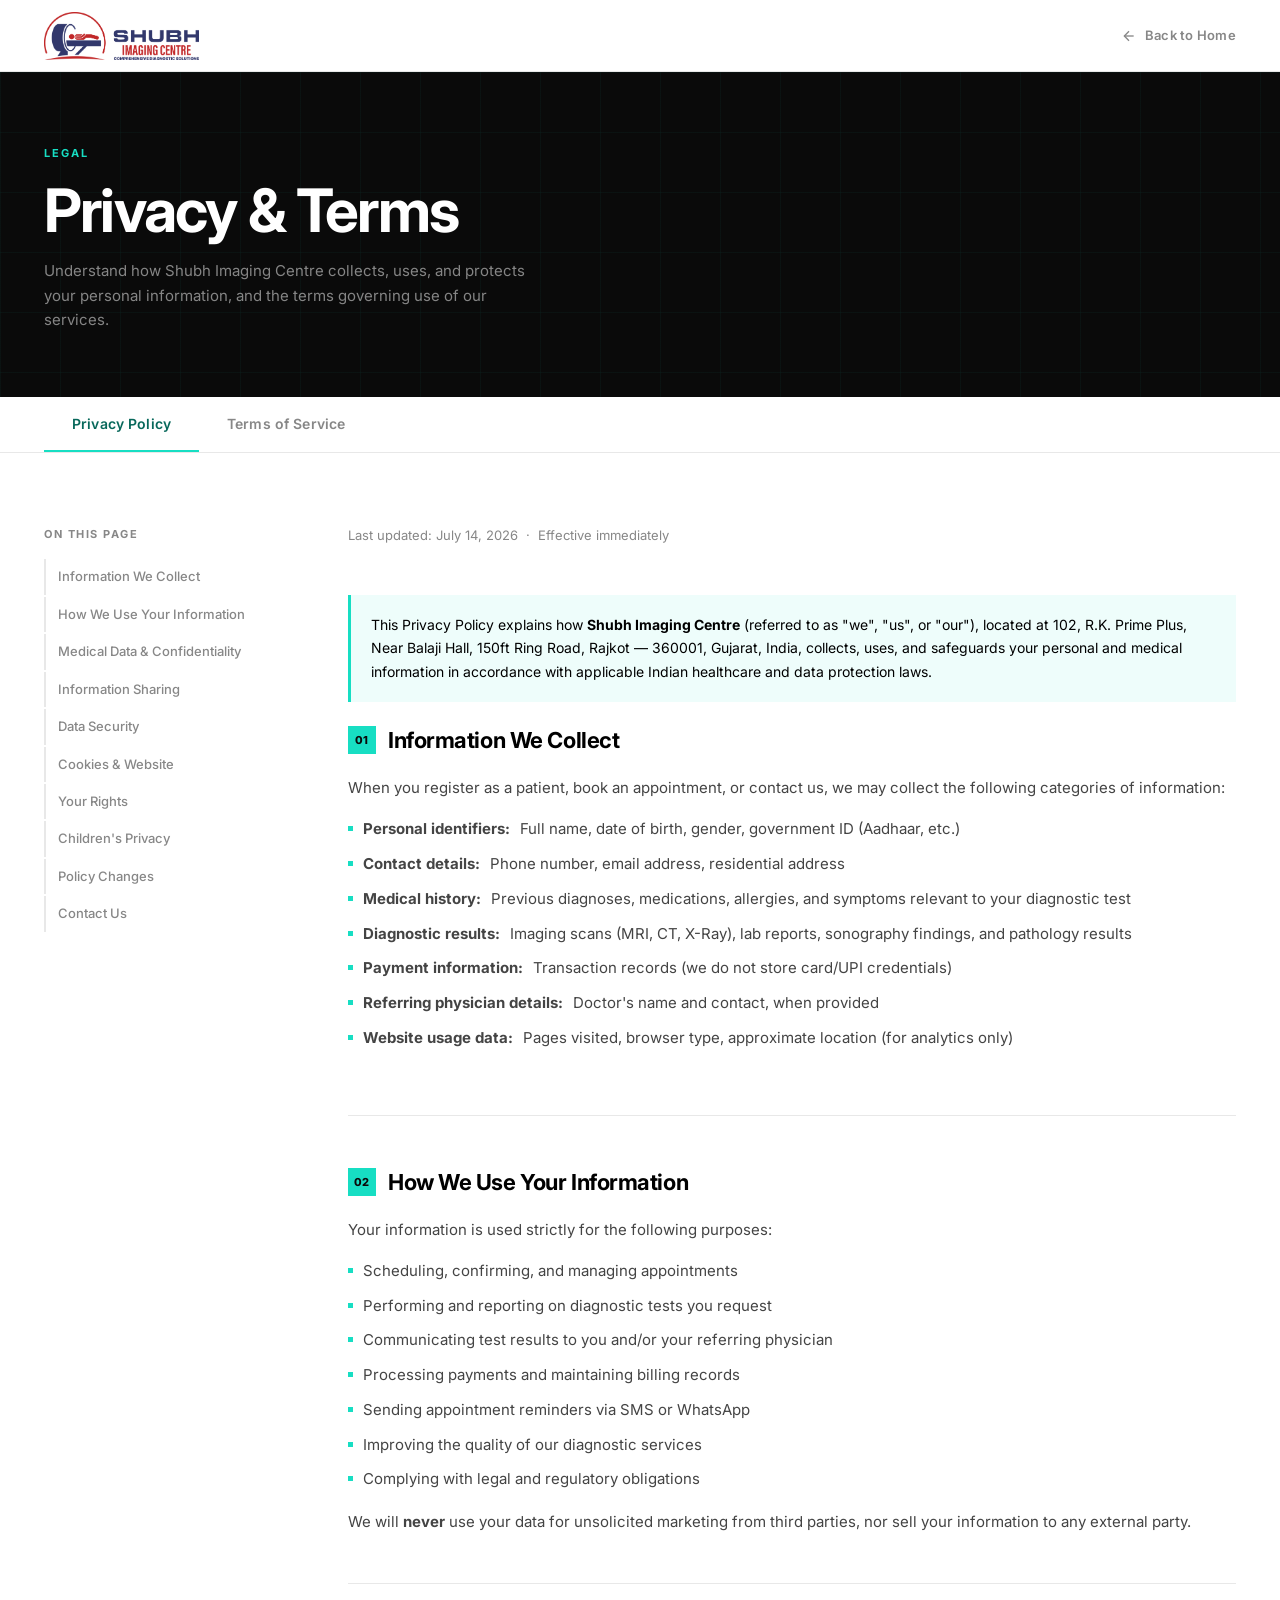
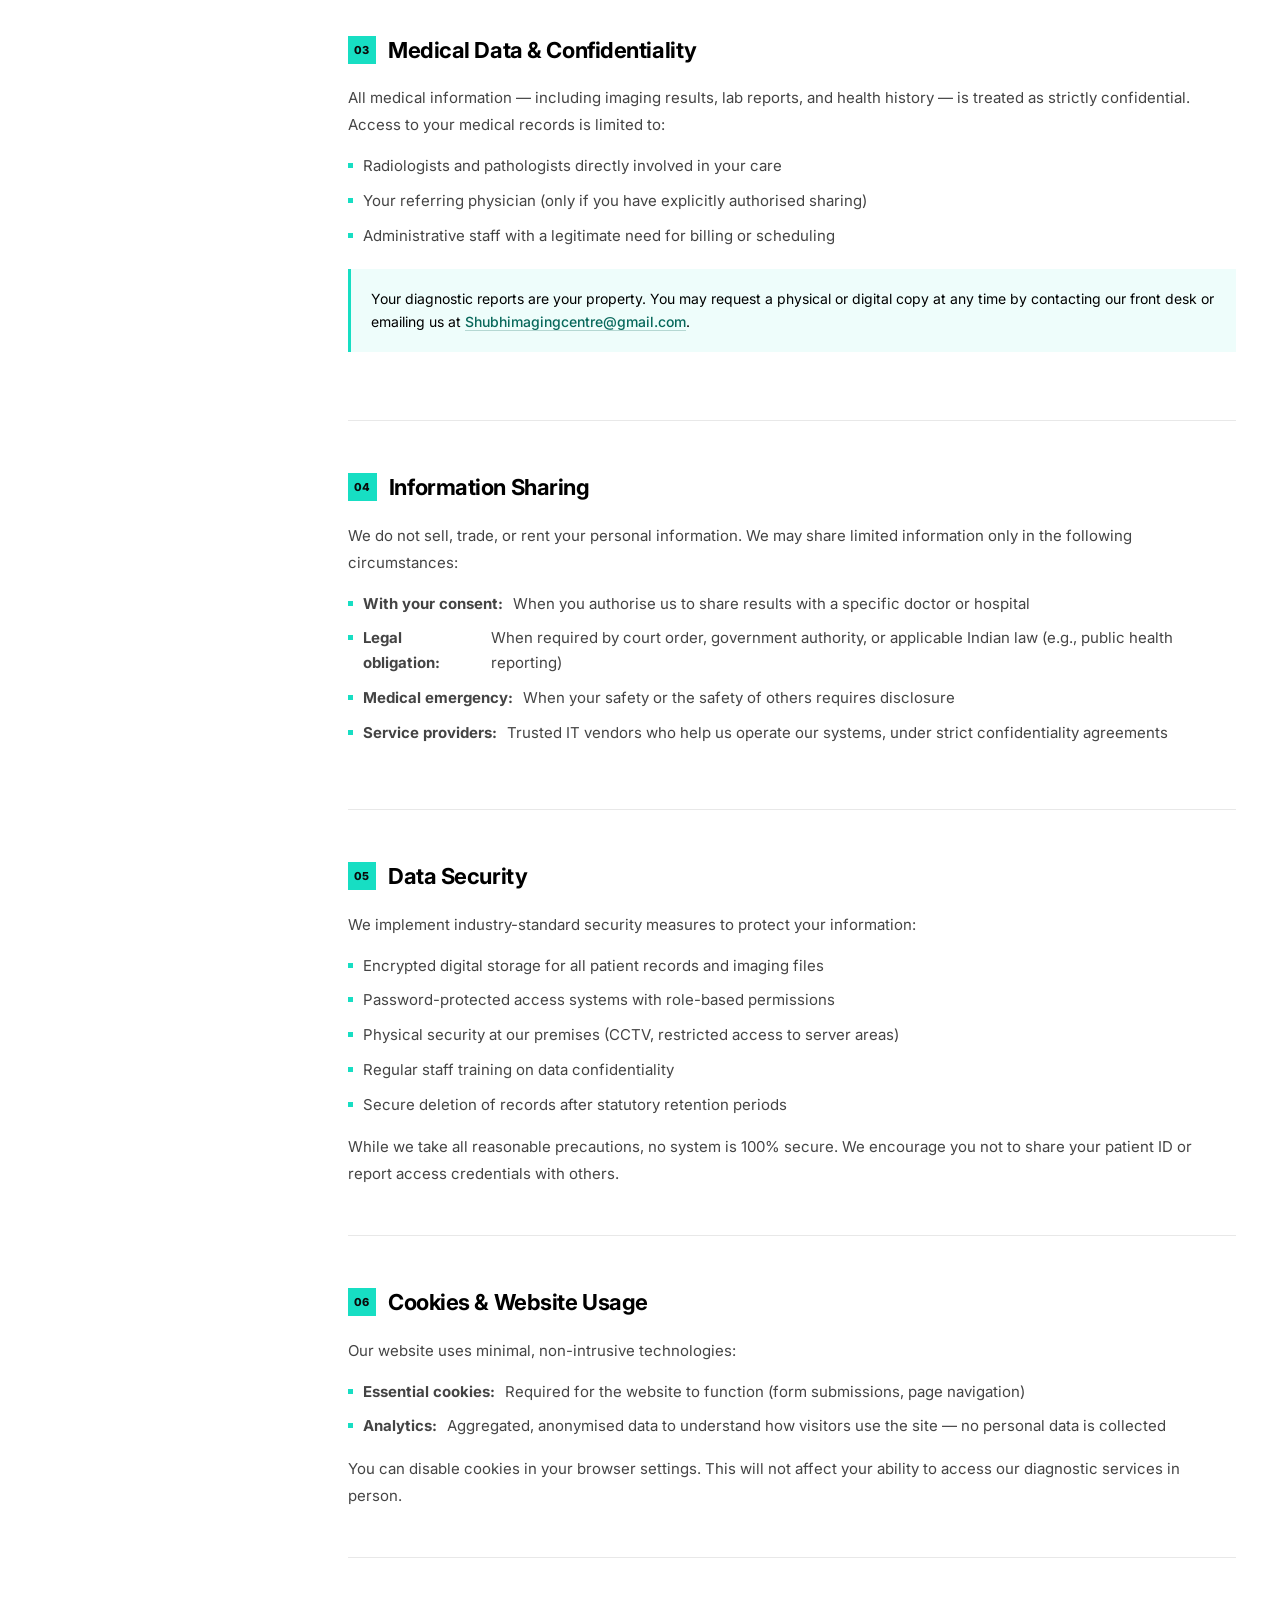
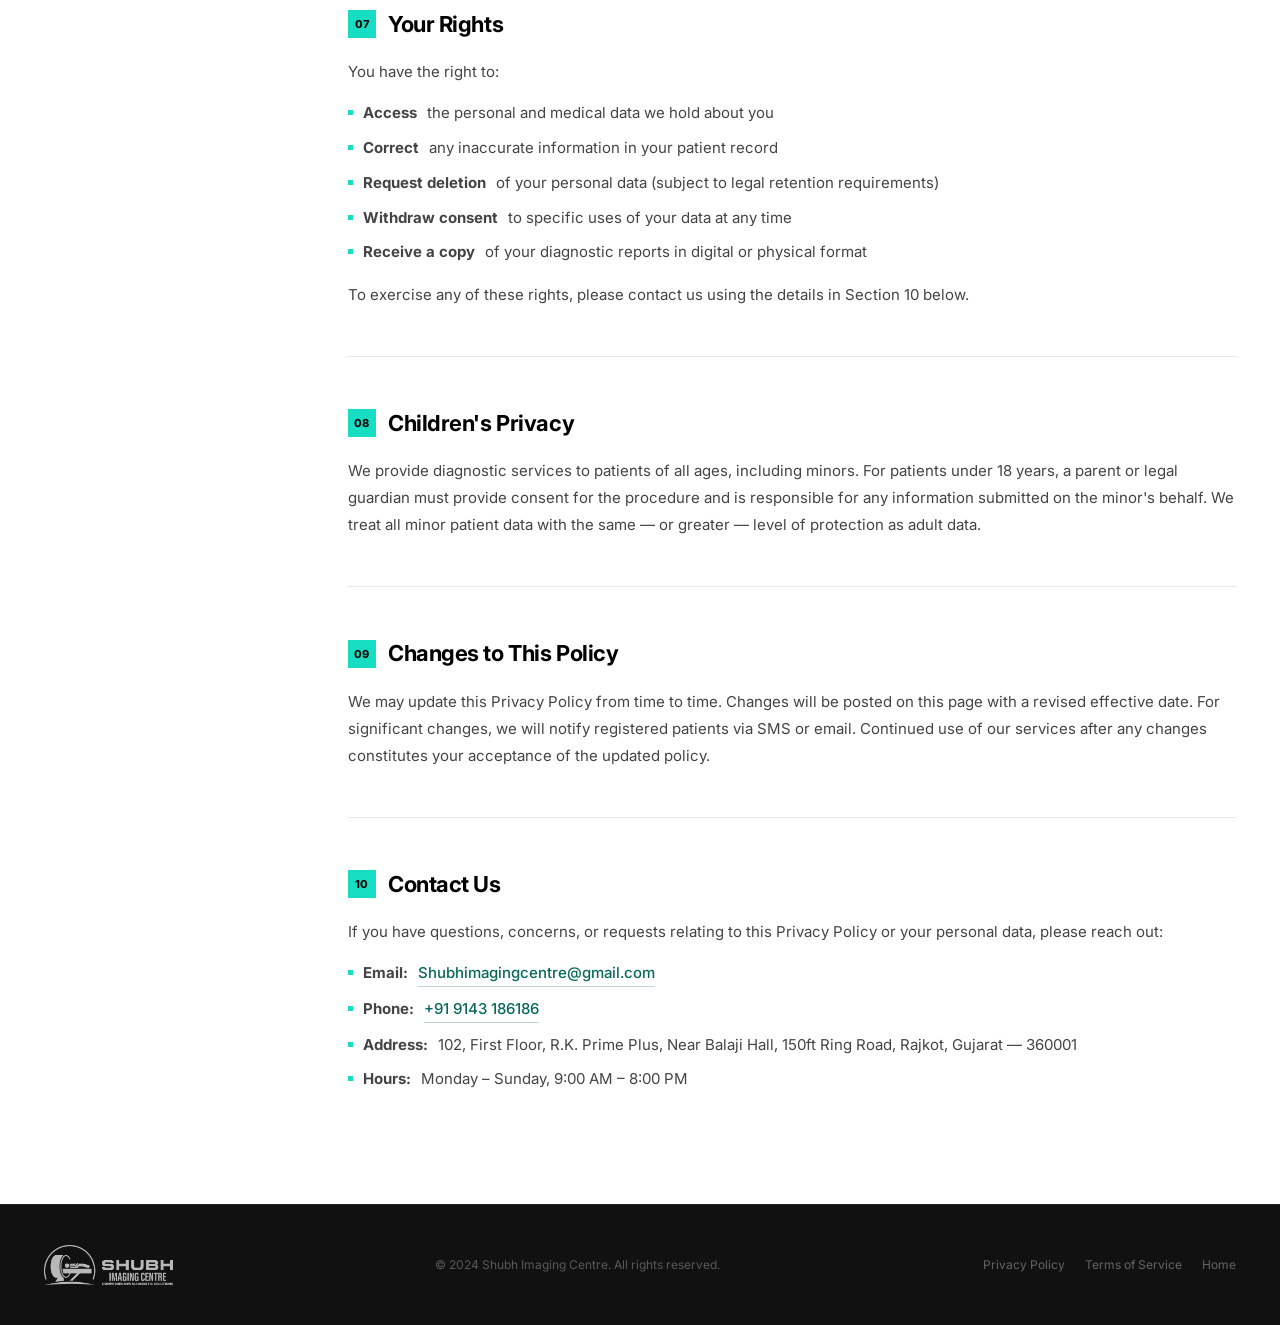
<file: policies.html>
<!DOCTYPE html>
<html lang="en">

<head>
    <meta charset="UTF-8">
    <meta name="viewport" content="width=device-width, initial-scale=1.0">
    <meta name="description" content="Privacy Policy and Terms of Service for Shubh Imaging Centre, Rajkot. Learn how we handle your personal and medical data.">
    <title>Privacy &amp; Terms | Shubh Imaging Centre</title>
    <link rel="preconnect" href="https://fonts.googleapis.com">
    <link rel="preconnect" href="https://fonts.gstatic.com" crossorigin>
    <link href="https://fonts.googleapis.com/css2?family=Inter:wght@400;500;600;700&display=swap" rel="stylesheet">
    <link rel="preconnect" href="https://fonts.bunny.net">
    <link href="https://fonts.bunny.net/css?family=switzer:400,500,600,700" rel="stylesheet">
    <style>
        /* ── Design tokens (mirrors main styles.css) ── */
        :root {
            --accent:    #17dec3;
            --secondary: #08685b;
            --dark:      #0a0a0a;
            --dark2:     #111111;
            --white:     #ffffff;
            --off-white: #f7f7f7;
            --muted:     #878787;
            --border:    #e8e8e8;
            --text:      #000000;
            --font-head: 'Switzer', 'Inter', sans-serif;
            --font-body: 'Inter', sans-serif;
            --container: 1240px;
            --nav-h:     72px;
        }

        *, *::before, *::after { box-sizing: border-box; margin: 0; padding: 0; }

        html { scroll-behavior: smooth; -webkit-font-smoothing: antialiased; }

        body {
            font-family: var(--font-body);
            font-size: 16px;
            line-height: 1.65;
            color: var(--text);
            background: var(--white);
        }

        img { display: block; max-width: 100%; }
        a { text-decoration: none; color: inherit; }

        .container {
            max-width: var(--container);
            margin: 0 auto;
            padding: 0 24px;
        }

        /* ── NAVBAR ── */
        .navbar {
            position: sticky;
            top: 0;
            z-index: 100;
            height: var(--nav-h);
            background: rgba(255,255,255,0.96);
            backdrop-filter: blur(12px);
            border-bottom: 1px solid var(--border);
        }

        .navbar-inner {
            display: flex;
            align-items: center;
            justify-content: space-between;
            height: var(--nav-h);
        }

        .logo-img {
            height: 48px;
            width: auto;
            object-fit: contain;
        }

        .back-link {
            display: inline-flex;
            align-items: center;
            gap: 8px;
            font-size: 13px;
            font-weight: 600;
            color: var(--muted);
            letter-spacing: 0.02em;
            transition: color 0.2s;
        }
        .back-link:hover { color: var(--secondary); }
        .back-link svg { flex-shrink: 0; }

        /* ── PAGE HERO ── */
        .page-hero {
            background: var(--dark);
            padding: 72px 0 64px;
            position: relative;
            overflow: hidden;
        }

        .page-hero::before {
            content: '';
            position: absolute;
            inset: 0;
            background-image:
                linear-gradient(rgba(23,222,195,0.04) 1px, transparent 1px),
                linear-gradient(90deg, rgba(23,222,195,0.04) 1px, transparent 1px);
            background-size: 60px 60px;
            pointer-events: none;
        }

        .page-hero-inner {
            position: relative;
        }

        .page-hero-eyebrow {
            font-size: 11px;
            font-weight: 700;
            letter-spacing: 0.18em;
            text-transform: uppercase;
            color: var(--accent);
            margin-bottom: 16px;
        }

        .page-hero h1 {
            font-family: var(--font-head);
            font-size: clamp(36px, 5vw, 60px);
            font-weight: 700;
            letter-spacing: -0.03em;
            line-height: 1.08;
            color: var(--white);
            margin-bottom: 16px;
        }

        .page-hero p {
            font-size: 15px;
            color: rgba(255,255,255,0.5);
            max-width: 500px;
        }

        /* ── TAB NAV ── */
        .tab-bar {
            background: var(--white);
            border-bottom: 1px solid var(--border);
            position: sticky;
            top: var(--nav-h);
            z-index: 90;
        }

        .tab-bar-inner {
            display: flex;
            gap: 0;
        }

        .tab-btn {
            padding: 18px 28px;
            font-family: var(--font-body);
            font-size: 14px;
            font-weight: 600;
            color: var(--muted);
            background: none;
            border: none;
            border-bottom: 2px solid transparent;
            cursor: pointer;
            transition: color 0.2s, border-color 0.2s;
            letter-spacing: 0.01em;
        }

        .tab-btn:hover { color: var(--text); }
        .tab-btn.active { color: var(--secondary); border-bottom-color: var(--accent); }

        /* ── POLICY CONTENT ── */
        .policy-body {
            padding: 72px 0 96px;
        }

        .policy-layout {
            display: grid;
            grid-template-columns: 240px 1fr;
            gap: 64px;
            align-items: start;
        }

        /* Sidebar TOC */
        .toc {
            position: sticky;
            top: calc(var(--nav-h) + 57px + 32px);
        }

        .toc-title {
            font-size: 11px;
            font-weight: 700;
            letter-spacing: 0.14em;
            text-transform: uppercase;
            color: var(--muted);
            margin-bottom: 16px;
        }

        .toc-list {
            list-style: none;
            display: flex;
            flex-direction: column;
            gap: 2px;
        }

        .toc-list a {
            display: block;
            font-size: 13px;
            font-weight: 500;
            color: var(--muted);
            padding: 7px 12px;
            border-left: 2px solid var(--border);
            transition: color 0.2s, border-color 0.2s, background 0.2s;
        }

        .toc-list a:hover {
            color: var(--secondary);
            border-left-color: var(--accent);
            background: rgba(23,222,195,0.04);
        }

        /* Policy tab panels */
        .tab-panel { display: none; }
        .tab-panel.active { display: block; }

        /* Section headings */
        .policy-section {
            padding-bottom: 48px;
            margin-bottom: 48px;
            border-bottom: 1px solid var(--border);
        }
        .policy-section:last-child {
            border-bottom: none;
            margin-bottom: 0;
            padding-bottom: 0;
        }

        .policy-section h2 {
            font-family: var(--font-head);
            font-size: 22px;
            font-weight: 700;
            letter-spacing: -0.02em;
            color: var(--text);
            margin-bottom: 16px;
            display: flex;
            align-items: center;
            gap: 12px;
        }

        .section-num {
            display: inline-flex;
            align-items: center;
            justify-content: center;
            min-width: 28px;
            height: 28px;
            padding: 0 6px;
            background: var(--accent);
            color: var(--dark);
            font-size: 11px;
            font-weight: 800;
            letter-spacing: 0.04em;
            flex-shrink: 0;
        }

        .policy-section p {
            font-size: 15px;
            color: #444;
            line-height: 1.8;
            margin-bottom: 14px;
        }

        .policy-section p:last-child { margin-bottom: 0; }

        .policy-section ul {
            list-style: none;
            display: flex;
            flex-direction: column;
            gap: 10px;
            margin: 16px 0;
        }

        .policy-section ul li {
            display: flex;
            align-items: flex-start;
            gap: 10px;
            font-size: 15px;
            color: #444;
            line-height: 1.65;
        }

        .policy-section ul li::before {
            content: '';
            display: inline-block;
            width: 5px;
            height: 5px;
            background: var(--accent);
            flex-shrink: 0;
            margin-top: 9px;
        }

        .policy-section a {
            color: var(--secondary);
            font-weight: 500;
            border-bottom: 1px solid rgba(8,104,91,0.25);
            transition: border-color 0.2s, color 0.2s;
        }

        .policy-section a:hover {
            color: var(--accent);
            border-bottom-color: var(--accent);
        }

        /* Highlight box */
        .highlight-box {
            background: rgba(23,222,195,0.07);
            border-left: 3px solid var(--accent);
            padding: 18px 20px;
            margin: 20px 0;
            font-size: 14px;
            color: var(--text);
            line-height: 1.7;
        }

        /* ── FOOTER ── */
        .footer {
            background: var(--dark2);
            border-top: 1px solid #222;
            padding: 40px 0;
        }

        .footer-inner {
            display: flex;
            align-items: center;
            justify-content: space-between;
            flex-wrap: wrap;
            gap: 16px;
        }

        .footer-logo-img {
            height: 40px;
            width: auto;
            object-fit: contain;
            filter: brightness(0) invert(1);
            opacity: 0.7;
        }

        .footer-copy {
            font-size: 12px;
            color: rgba(255,255,255,0.3);
        }

        .footer-links {
            display: flex;
            gap: 20px;
        }

        .footer-links a {
            font-size: 12px;
            color: rgba(255,255,255,0.35);
            transition: color 0.2s;
        }

        .footer-links a:hover { color: var(--accent); }

        /* ── RESPONSIVE ── */
        @media (max-width: 768px) {
            .policy-layout { grid-template-columns: 1fr; }
            .toc { display: none; }
            .tab-btn { padding: 16px 16px; font-size: 13px; }
            .page-hero { padding: 56px 0 48px; }
            .footer-inner { flex-direction: column; align-items: flex-start; }
        }
    </style>
</head>

<body>

    <!-- Navbar -->
    <header class="navbar">
        <div class="container navbar-inner">
            <a href="index.html">
                <img src="media/site-logo.png" alt="Shubh Imaging Centre" class="logo-img">
            </a>
            <a href="index.html" class="back-link">
                <svg width="16" height="16" viewBox="0 0 24 24" fill="none" stroke="currentColor" stroke-width="2"><line x1="19" y1="12" x2="5" y2="12"/><polyline points="12 19 5 12 12 5"/></svg>
                Back to Home
            </a>
        </div>
    </header>

    <!-- Page Hero -->
    <section class="page-hero">
        <div class="container page-hero-inner">
            <div class="page-hero-eyebrow">Legal</div>
            <h1>Privacy &amp; Terms</h1>
            <p>Understand how Shubh Imaging Centre collects, uses, and protects your personal information, and the terms governing use of our services.</p>
        </div>
    </section>

    <!-- Tab Bar -->
    <div class="tab-bar">
        <div class="container tab-bar-inner">
            <button class="tab-btn active" onclick="switchTab('privacy', this)" id="btn-privacy">
                Privacy Policy
            </button>
            <button class="tab-btn" onclick="switchTab('terms', this)" id="btn-terms">
                Terms of Service
            </button>
        </div>
    </div>

    <!-- Content -->
    <main class="policy-body">
        <div class="container">

            <!-- ══════════════════════════════════
                 PRIVACY POLICY TAB
            ══════════════════════════════════ -->
            <div class="tab-panel active" id="panel-privacy">
                <div class="policy-layout">

                    <!-- Sidebar TOC -->
                    <aside class="toc">
                        <div class="toc-title">On this page</div>
                        <ul class="toc-list">
                            <li><a href="#pp-1">Information We Collect</a></li>
                            <li><a href="#pp-2">How We Use Your Information</a></li>
                            <li><a href="#pp-3">Medical Data &amp; Confidentiality</a></li>
                            <li><a href="#pp-4">Information Sharing</a></li>
                            <li><a href="#pp-5">Data Security</a></li>
                            <li><a href="#pp-6">Cookies &amp; Website</a></li>
                            <li><a href="#pp-7">Your Rights</a></li>
                            <li><a href="#pp-8">Children's Privacy</a></li>
                            <li><a href="#pp-9">Policy Changes</a></li>
                            <li><a href="#pp-10">Contact Us</a></li>
                        </ul>
                    </aside>

                    <!-- Policy Text -->
                    <article>
                        <p style="font-size:13px;color:var(--muted);margin-bottom:48px;">Last updated: July 14, 2026 &nbsp;·&nbsp; Effective immediately</p>

                        <div class="highlight-box">
                            This Privacy Policy explains how <strong>Shubh Imaging Centre</strong> (referred to as "we", "us", or "our"), located at 102, R.K. Prime Plus, Near Balaji Hall, 150ft Ring Road, Rajkot — 360001, Gujarat, India, collects, uses, and safeguards your personal and medical information in accordance with applicable Indian healthcare and data protection laws.
                        </div>

                        <div class="policy-section" id="pp-1">
                            <h2><span class="section-num">01</span>Information We Collect</h2>
                            <p>When you register as a patient, book an appointment, or contact us, we may collect the following categories of information:</p>
                            <ul>
                                <li><strong>Personal identifiers:</strong> Full name, date of birth, gender, government ID (Aadhaar, etc.)</li>
                                <li><strong>Contact details:</strong> Phone number, email address, residential address</li>
                                <li><strong>Medical history:</strong> Previous diagnoses, medications, allergies, and symptoms relevant to your diagnostic test</li>
                                <li><strong>Diagnostic results:</strong> Imaging scans (MRI, CT, X-Ray), lab reports, sonography findings, and pathology results</li>
                                <li><strong>Payment information:</strong> Transaction records (we do not store card/UPI credentials)</li>
                                <li><strong>Referring physician details:</strong> Doctor's name and contact, when provided</li>
                                <li><strong>Website usage data:</strong> Pages visited, browser type, approximate location (for analytics only)</li>
                            </ul>
                        </div>

                        <div class="policy-section" id="pp-2">
                            <h2><span class="section-num">02</span>How We Use Your Information</h2>
                            <p>Your information is used strictly for the following purposes:</p>
                            <ul>
                                <li>Scheduling, confirming, and managing appointments</li>
                                <li>Performing and reporting on diagnostic tests you request</li>
                                <li>Communicating test results to you and/or your referring physician</li>
                                <li>Processing payments and maintaining billing records</li>
                                <li>Sending appointment reminders via SMS or WhatsApp</li>
                                <li>Improving the quality of our diagnostic services</li>
                                <li>Complying with legal and regulatory obligations</li>
                            </ul>
                            <p>We will <strong>never</strong> use your data for unsolicited marketing from third parties, nor sell your information to any external party.</p>
                        </div>

                        <div class="policy-section" id="pp-3">
                            <h2><span class="section-num">03</span>Medical Data &amp; Confidentiality</h2>
                            <p>All medical information — including imaging results, lab reports, and health history — is treated as strictly confidential. Access to your medical records is limited to:</p>
                            <ul>
                                <li>Radiologists and pathologists directly involved in your care</li>
                                <li>Your referring physician (only if you have explicitly authorised sharing)</li>
                                <li>Administrative staff with a legitimate need for billing or scheduling</li>
                            </ul>
                            <div class="highlight-box">
                                Your diagnostic reports are your property. You may request a physical or digital copy at any time by contacting our front desk or emailing us at <a href="mailto:Shubhimagingcentre@gmail.com">Shubhimagingcentre@gmail.com</a>.
                            </div>
                        </div>

                        <div class="policy-section" id="pp-4">
                            <h2><span class="section-num">04</span>Information Sharing</h2>
                            <p>We do not sell, trade, or rent your personal information. We may share limited information only in the following circumstances:</p>
                            <ul>
                                <li><strong>With your consent:</strong> When you authorise us to share results with a specific doctor or hospital</li>
                                <li><strong>Legal obligation:</strong> When required by court order, government authority, or applicable Indian law (e.g., public health reporting)</li>
                                <li><strong>Medical emergency:</strong> When your safety or the safety of others requires disclosure</li>
                                <li><strong>Service providers:</strong> Trusted IT vendors who help us operate our systems, under strict confidentiality agreements</li>
                            </ul>
                        </div>

                        <div class="policy-section" id="pp-5">
                            <h2><span class="section-num">05</span>Data Security</h2>
                            <p>We implement industry-standard security measures to protect your information:</p>
                            <ul>
                                <li>Encrypted digital storage for all patient records and imaging files</li>
                                <li>Password-protected access systems with role-based permissions</li>
                                <li>Physical security at our premises (CCTV, restricted access to server areas)</li>
                                <li>Regular staff training on data confidentiality</li>
                                <li>Secure deletion of records after statutory retention periods</li>
                            </ul>
                            <p>While we take all reasonable precautions, no system is 100% secure. We encourage you not to share your patient ID or report access credentials with others.</p>
                        </div>

                        <div class="policy-section" id="pp-6">
                            <h2><span class="section-num">06</span>Cookies &amp; Website Usage</h2>
                            <p>Our website uses minimal, non-intrusive technologies:</p>
                            <ul>
                                <li><strong>Essential cookies:</strong> Required for the website to function (form submissions, page navigation)</li>
                                <li><strong>Analytics:</strong> Aggregated, anonymised data to understand how visitors use the site — no personal data is collected</li>
                            </ul>
                            <p>You can disable cookies in your browser settings. This will not affect your ability to access our diagnostic services in person.</p>
                        </div>

                        <div class="policy-section" id="pp-7">
                            <h2><span class="section-num">07</span>Your Rights</h2>
                            <p>You have the right to:</p>
                            <ul>
                                <li><strong>Access</strong> the personal and medical data we hold about you</li>
                                <li><strong>Correct</strong> any inaccurate information in your patient record</li>
                                <li><strong>Request deletion</strong> of your personal data (subject to legal retention requirements)</li>
                                <li><strong>Withdraw consent</strong> to specific uses of your data at any time</li>
                                <li><strong>Receive a copy</strong> of your diagnostic reports in digital or physical format</li>
                            </ul>
                            <p>To exercise any of these rights, please contact us using the details in Section 10 below.</p>
                        </div>

                        <div class="policy-section" id="pp-8">
                            <h2><span class="section-num">08</span>Children's Privacy</h2>
                            <p>We provide diagnostic services to patients of all ages, including minors. For patients under 18 years, a parent or legal guardian must provide consent for the procedure and is responsible for any information submitted on the minor's behalf. We treat all minor patient data with the same — or greater — level of protection as adult data.</p>
                        </div>

                        <div class="policy-section" id="pp-9">
                            <h2><span class="section-num">09</span>Changes to This Policy</h2>
                            <p>We may update this Privacy Policy from time to time. Changes will be posted on this page with a revised effective date. For significant changes, we will notify registered patients via SMS or email. Continued use of our services after any changes constitutes your acceptance of the updated policy.</p>
                        </div>

                        <div class="policy-section" id="pp-10">
                            <h2><span class="section-num">10</span>Contact Us</h2>
                            <p>If you have questions, concerns, or requests relating to this Privacy Policy or your personal data, please reach out:</p>
                            <ul>
                                <li><strong>Email:</strong> <a href="mailto:Shubhimagingcentre@gmail.com">Shubhimagingcentre@gmail.com</a></li>
                                <li><strong>Phone:</strong> <a href="tel:+919143186186">+91 9143 186186</a></li>
                                <li><strong>Address:</strong> 102, First Floor, R.K. Prime Plus, Near Balaji Hall, 150ft Ring Road, Rajkot, Gujarat — 360001</li>
                                <li><strong>Hours:</strong> Monday – Sunday, 9:00 AM – 8:00 PM</li>
                            </ul>
                        </div>
                    </article>
                </div>
            </div>

            <!-- ══════════════════════════════════
                 TERMS OF SERVICE TAB
            ══════════════════════════════════ -->
            <div class="tab-panel" id="panel-terms">
                <div class="policy-layout">

                    <!-- Sidebar TOC -->
                    <aside class="toc">
                        <div class="toc-title">On this page</div>
                        <ul class="toc-list">
                            <li><a href="#ts-1">Acceptance of Terms</a></li>
                            <li><a href="#ts-2">Services Offered</a></li>
                            <li><a href="#ts-3">Appointments &amp; Cancellations</a></li>
                            <li><a href="#ts-4">Patient Responsibilities</a></li>
                            <li><a href="#ts-5">Fees &amp; Payments</a></li>
                            <li><a href="#ts-6">Diagnostic Reports</a></li>
                            <li><a href="#ts-7">Limitations of Liability</a></li>
                            <li><a href="#ts-8">Referral &amp; Second Opinions</a></li>
                            <li><a href="#ts-9">Intellectual Property</a></li>
                            <li><a href="#ts-10">Governing Law</a></li>
                            <li><a href="#ts-11">Contact</a></li>
                        </ul>
                    </aside>

                    <!-- Terms Text -->
                    <article>
                        <p style="font-size:13px;color:var(--muted);margin-bottom:48px;">Last updated: July 14, 2026 &nbsp;·&nbsp; Effective immediately</p>

                        <div class="highlight-box">
                            By booking an appointment or using any service at <strong>Shubh Imaging Centre</strong>, you agree to these Terms of Service. Please read them carefully. If you do not agree, please do not use our services.
                        </div>

                        <div class="policy-section" id="ts-1">
                            <h2><span class="section-num">01</span>Acceptance of Terms</h2>
                            <p>These Terms of Service ("Terms") govern your access to and use of diagnostic services provided by Shubh Imaging Centre ("Centre", "we", "us", "our"). By registering as a patient, booking an appointment, or visiting our website, you agree to be bound by these Terms and our Privacy Policy.</p>
                            <p>These Terms are subject to change. Continued use of our services after any revision constitutes acceptance of the updated Terms.</p>
                        </div>

                        <div class="policy-section" id="ts-2">
                            <h2><span class="section-num">02</span>Services Offered</h2>
                            <p>Shubh Imaging Centre provides the following diagnostic services:</p>
                            <ul>
                                <li>MRI Scan (Magnetic Resonance Imaging)</li>
                                <li>CT Scan — 32-Slice Computed Tomography</li>
                                <li>Digital X-Ray</li>
                                <li>Sonography / Ultrasound (USG)</li>
                                <li>Pathology Laboratory Tests (blood work, tissue analysis, and panels)</li>
                                <li>Comprehensive Health Checkup Packages</li>
                            </ul>
                            <p>All services are provided for diagnostic purposes only and do not constitute medical advice or treatment. Our radiologists provide reports that should be interpreted by your treating physician.</p>
                        </div>

                        <div class="policy-section" id="ts-3">
                            <h2><span class="section-num">03</span>Appointments &amp; Cancellations</h2>
                            <p>Appointments can be booked by phone, walk-in, or through our website contact form. Please note:</p>
                            <ul>
                                <li>Appointments are subject to availability and confirmation by our staff</li>
                                <li>We request at least 2 hours notice if you need to cancel or reschedule</li>
                                <li>Walk-in patients are accommodated based on availability; appointments are given priority</li>
                                <li>Please arrive 10–15 minutes before your scheduled appointment for registration</li>
                                <li>Bring your referring doctor's prescription, previous reports (if any), and a valid photo ID</li>
                                <li>For MRI and CT scans, specific preparation instructions will be provided at the time of booking</li>
                            </ul>
                        </div>

                        <div class="policy-section" id="ts-4">
                            <h2><span class="section-num">04</span>Patient Responsibilities</h2>
                            <p>As a patient, you are responsible for:</p>
                            <ul>
                                <li>Providing accurate, complete, and up-to-date personal and medical information</li>
                                <li>Disclosing any known allergies, implants (pacemakers, metal plates, etc.), pregnancy, or claustrophobia before MRI or CT procedures</li>
                                <li>Following all pre-procedure preparation instructions provided to you</li>
                                <li>Behaving respectfully toward all staff and fellow patients</li>
                                <li>Paying all applicable fees before or at the time of service</li>
                                <li>Not misrepresenting your identity or using another person's identity for services</li>
                            </ul>
                            <div class="highlight-box">
                                Failure to disclose critical medical information (such as metal implants before an MRI) that results in injury is the patient's responsibility. Our staff will conduct a safety screening before all imaging procedures.
                            </div>
                        </div>

                        <div class="policy-section" id="ts-5">
                            <h2><span class="section-num">05</span>Fees &amp; Payments</h2>
                            <p>All fees are communicated to patients before procedures are performed. Payment is due at the time of service unless otherwise arranged.</p>
                            <ul>
                                <li>We accept cash, UPI, debit/credit cards, and net banking</li>
                                <li>Fees are subject to change without prior notice; the price applicable is the one confirmed at the time of booking</li>
                                <li>Receipts are provided for all transactions</li>
                                <li>Refunds are considered on a case-by-case basis if a procedure cannot be completed due to equipment or staffing issues on our end</li>
                                <li>No refund is provided if a patient fails to follow preparation instructions and the procedure cannot be performed</li>
                            </ul>
                        </div>

                        <div class="policy-section" id="ts-6">
                            <h2><span class="section-num">06</span>Diagnostic Reports</h2>
                            <p>Reports are prepared by our qualified radiologists and pathologists and are typically available within the timeframe communicated at booking.</p>
                            <ul>
                                <li>Reports are provided in physical form and/or digitally as agreed</li>
                                <li>Digital reports are shared via WhatsApp or email upon request</li>
                                <li>Hard copies of imaging (films/CDs) may be available at an additional charge</li>
                                <li>Reports reflect findings at the time of the examination and should be interpreted by your treating physician</li>
                                <li>Shubh Imaging Centre does not provide diagnoses or treatment plans — reports are diagnostic aids</li>
                            </ul>
                            <p>We retain copies of all reports for a period as required by applicable law. Patients may request additional copies at any time.</p>
                        </div>

                        <div class="policy-section" id="ts-7">
                            <h2><span class="section-num">07</span>Limitations of Liability</h2>
                            <p>Shubh Imaging Centre provides diagnostic reporting services performed by qualified professionals following accepted medical standards. However:</p>
                            <ul>
                                <li>We are not liable for clinical decisions made by your treating physician based on our reports</li>
                                <li>We are not responsible for delays caused by patient non-compliance with preparation instructions</li>
                                <li>We are not liable for outcomes resulting from inaccurate information provided by the patient</li>
                                <li>Technical limitations of diagnostic imaging may mean some conditions are not visible on a specific modality — our reports will indicate limitations where applicable</li>
                            </ul>
                            <p>Our total liability to any patient for any claim shall not exceed the fee paid for the specific diagnostic service in question.</p>
                        </div>

                        <div class="policy-section" id="ts-8">
                            <h2><span class="section-num">08</span>Referral &amp; Second Opinions</h2>
                            <p>Patients are always entitled to seek second opinions from another radiologist or diagnostic centre. If you believe a report contains an error, please contact us immediately. We will review the case with the reporting radiologist and respond within a reasonable timeframe.</p>
                            <p>We value accuracy above all else and welcome clinical discussion in the interest of patient care.</p>
                        </div>

                        <div class="policy-section" id="ts-9">
                            <h2><span class="section-num">09</span>Intellectual Property</h2>
                            <p>All content on the Shubh Imaging Centre website — including text, layout, images, and design — is our property or is used with permission. You may not reproduce, distribute, or use any website content for commercial purposes without our written consent.</p>
                            <p>Diagnostic reports generated by our radiologists are the intellectual output of our clinical professionals and are provided to patients for personal medical use only.</p>
                        </div>

                        <div class="policy-section" id="ts-10">
                            <h2><span class="section-num">10</span>Governing Law</h2>
                            <p>These Terms are governed by the laws of India and the state of Gujarat. Any disputes arising from these Terms or the use of our services shall be subject to the exclusive jurisdiction of the courts in Rajkot, Gujarat.</p>
                            <p>We encourage patients to first attempt to resolve any dispute with us directly by contacting our centre — we are committed to fair and transparent resolution.</p>
                        </div>

                        <div class="policy-section" id="ts-11">
                            <h2><span class="section-num">11</span>Contact</h2>
                            <p>For any questions about these Terms of Service:</p>
                            <ul>
                                <li><strong>Email:</strong> <a href="mailto:Shubhimagingcentre@gmail.com">Shubhimagingcentre@gmail.com</a></li>
                                <li><strong>Phone:</strong> <a href="tel:+919143186186">+91 9143 186186</a></li>
                                <li><strong>Address:</strong> 102, First Floor, R.K. Prime Plus, Near Balaji Hall, 150ft Ring Road, Rajkot, Gujarat — 360001</li>
                                <li><strong>Hours:</strong> Monday – Sunday, 9:00 AM – 8:00 PM</li>
                            </ul>
                        </div>
                    </article>
                </div>
            </div>

        </div>
    </main>

    <!-- Footer -->
    <footer class="footer">
        <div class="container footer-inner">
            <a href="index.html">
                <img src="media/site-logo.png" alt="Shubh Imaging Centre" class="footer-logo-img">
            </a>
            <span class="footer-copy">&copy; 2024 Shubh Imaging Centre. All rights reserved.</span>
            <div class="footer-links">
                <a href="policies.html#panel-privacy" onclick="switchTab('privacy', document.getElementById('btn-privacy'))">Privacy Policy</a>
                <a href="policies.html#panel-terms"   onclick="switchTab('terms', document.getElementById('btn-terms'))">Terms of Service</a>
                <a href="index.html">Home</a>
            </div>
        </div>
    </footer>

    <script>
        function switchTab(name, btn) {
            // Deactivate all tabs and panels
            document.querySelectorAll('.tab-btn').forEach(b => b.classList.remove('active'));
            document.querySelectorAll('.tab-panel').forEach(p => p.classList.remove('active'));
            // Activate selected
            btn.classList.add('active');
            document.getElementById('panel-' + name).classList.add('active');
            // Scroll to top of content smoothly
            window.scrollTo({ top: 0, behavior: 'smooth' });
        }

        // Auto-switch tab based on URL hash (e.g. policies.html#terms)
        document.addEventListener('DOMContentLoaded', () => {
            const hash = window.location.hash.replace('#', '').replace('panel-', '');
            if (hash === 'terms') {
                switchTab('terms', document.getElementById('btn-terms'));
            }
        });
    </script>
</body>

</html>
</file>
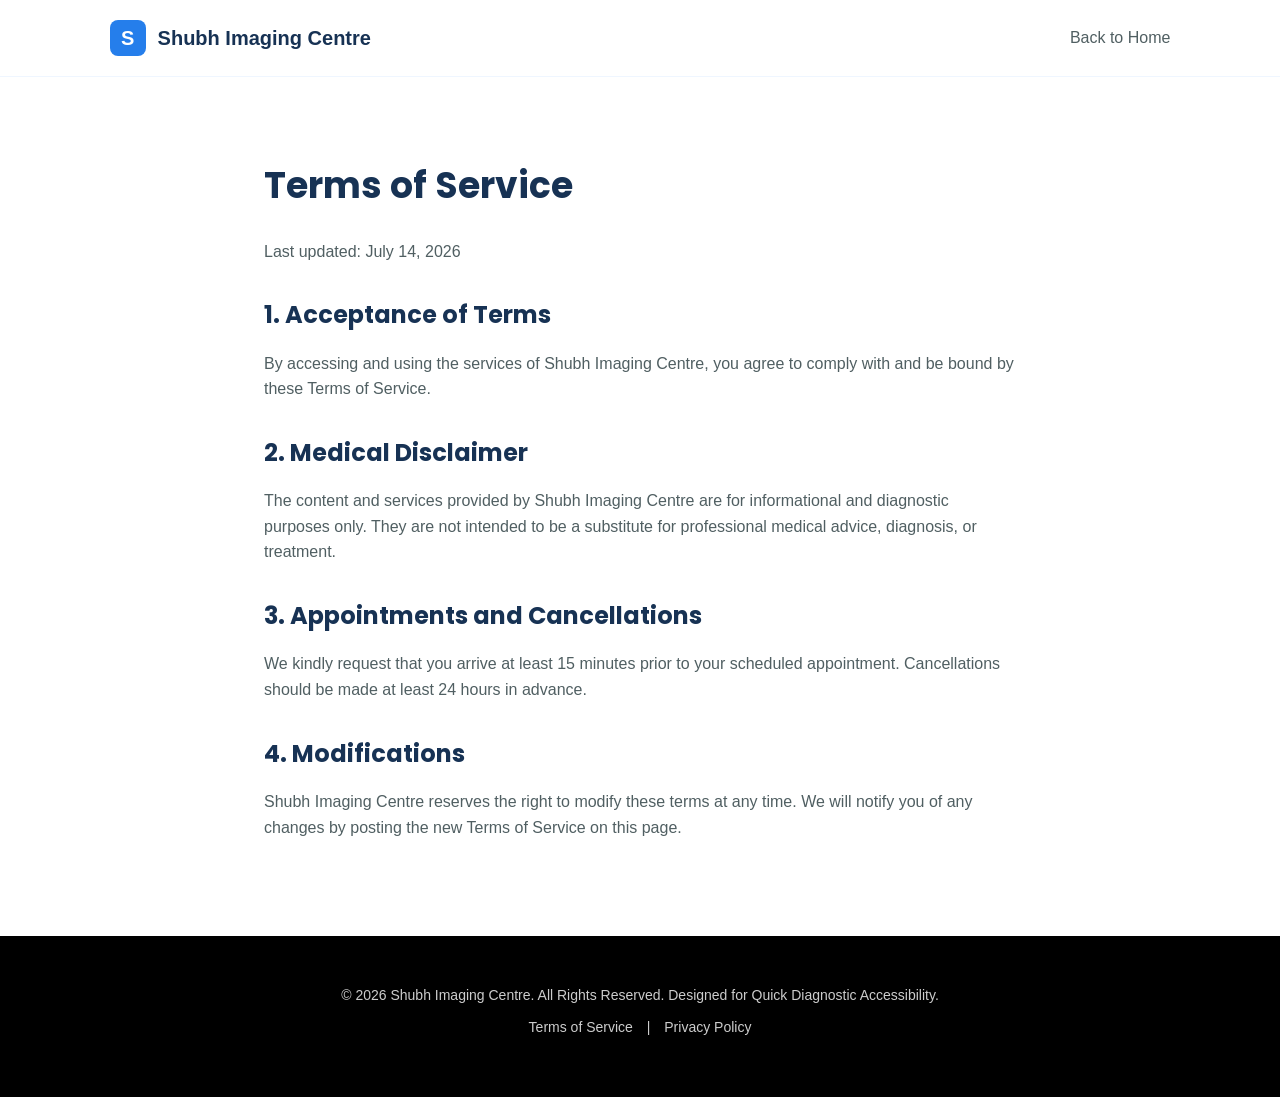
<file: terms.html>
<!DOCTYPE html>
<html lang="en">
<head>
    <meta charset="UTF-8">
    <meta name="viewport" content="width=device-width, initial-scale=1.0">
    <title>Terms of Service | Shubh Imaging Centre</title>
    <link rel="preconnect" href="https://fonts.googleapis.com">
    <link rel="preconnect" href="https://fonts.gstatic.com" crossorigin>
    <link href="https://fonts.googleapis.com/css2?family=Poppins:wght@500;700&display=swap" rel="stylesheet">
    <link rel="stylesheet" href="https://cdnjs.cloudflare.com/ajax/libs/font-awesome/6.4.0/css/all.min.css">
    <style>
        :root {
            --primary: #257eeb;
            --primary-dark: #173254;
            --secondary: #47576b;
            --dark: #000000;
            --light: #eff6ff;
            --white: #ffffff;
            --gray: #505f62;
            --border: #eff6ff;
            --transition: all 0.3s ease;
        }

        * { margin: 0; padding: 0; box-sizing: border-box; }
        body { font-family: sans-serif; line-height: 1.6; color: var(--dark); }
        h1, h2, h3, h4 { font-family: 'Poppins', sans-serif; font-weight: 700; color: var(--dark); }
        .container { width: 90%; max-width: 1200px; margin: 0 auto; padding: 0 24px; }
        
        header { background-color: var(--white); border-bottom: 1px solid var(--border); padding: 20px 24px; }
        .logo { font-size: 20px; font-weight: 700; color: var(--primary-dark); text-decoration: none; display: flex; align-items: center; gap: 12px; }
        .logo-symbol { background-color: var(--primary); color: white; width: 36px; height: 36px; border-radius: 8px; display: flex; align-items: center; justify-content: center; }
        
        .page-content { padding: 80px 24px; max-width: 800px; margin: 0 auto; }
        .page-content h1 { font-size: 36px; margin-bottom: 24px; color: var(--primary-dark); }
        .page-content h2 { font-size: 24px; margin-top: 32px; margin-bottom: 16px; color: var(--primary-dark); }
        .page-content p { color: var(--gray); margin-bottom: 16px; }

        footer { background-color: #000000; color: rgba(255, 255, 255, 0.8); text-align: center; padding: 48px 0; font-size: 14px; }
        footer a { color: rgba(255, 255, 255, 0.8); text-decoration: none; margin: 0 10px; }
        footer a:hover { color: var(--white); }
        
        footer p { margin-bottom: 10px; }
    </style>
</head>
<body>
    <header>
        <div class="container" style="display: flex; justify-content: space-between; align-items: center;">
            <a href="index.html" class="logo">
                <span class="logo-symbol">S</span> Shubh Imaging Centre
            </a>
            <a href="index.html" style="text-decoration: none; color: var(--gray); font-weight: 500;">Back to Home</a>
        </div>
    </header>

    <main class="page-content">
        <h1>Terms of Service</h1>
        <p>Last updated: July 14, 2026</p>
        
        <h2>1. Acceptance of Terms</h2>
        <p>By accessing and using the services of Shubh Imaging Centre, you agree to comply with and be bound by these Terms of Service.</p>
        
        <h2>2. Medical Disclaimer</h2>
        <p>The content and services provided by Shubh Imaging Centre are for informational and diagnostic purposes only. They are not intended to be a substitute for professional medical advice, diagnosis, or treatment.</p>
        
        <h2>3. Appointments and Cancellations</h2>
        <p>We kindly request that you arrive at least 15 minutes prior to your scheduled appointment. Cancellations should be made at least 24 hours in advance.</p>

        <h2>4. Modifications</h2>
        <p>Shubh Imaging Centre reserves the right to modify these terms at any time. We will notify you of any changes by posting the new Terms of Service on this page.</p>
    </main>

    <footer>
        <p>&copy; 2026 Shubh Imaging Centre. All Rights Reserved. Designed for Quick Diagnostic Accessibility.</p>
        <p style="margin-top: 10px;">
            <a href="terms.html">Terms of Service</a> | 
            <a href="policies.html">Privacy Policy</a>
        </p>
    </footer>
</body>
</html>
</file>
